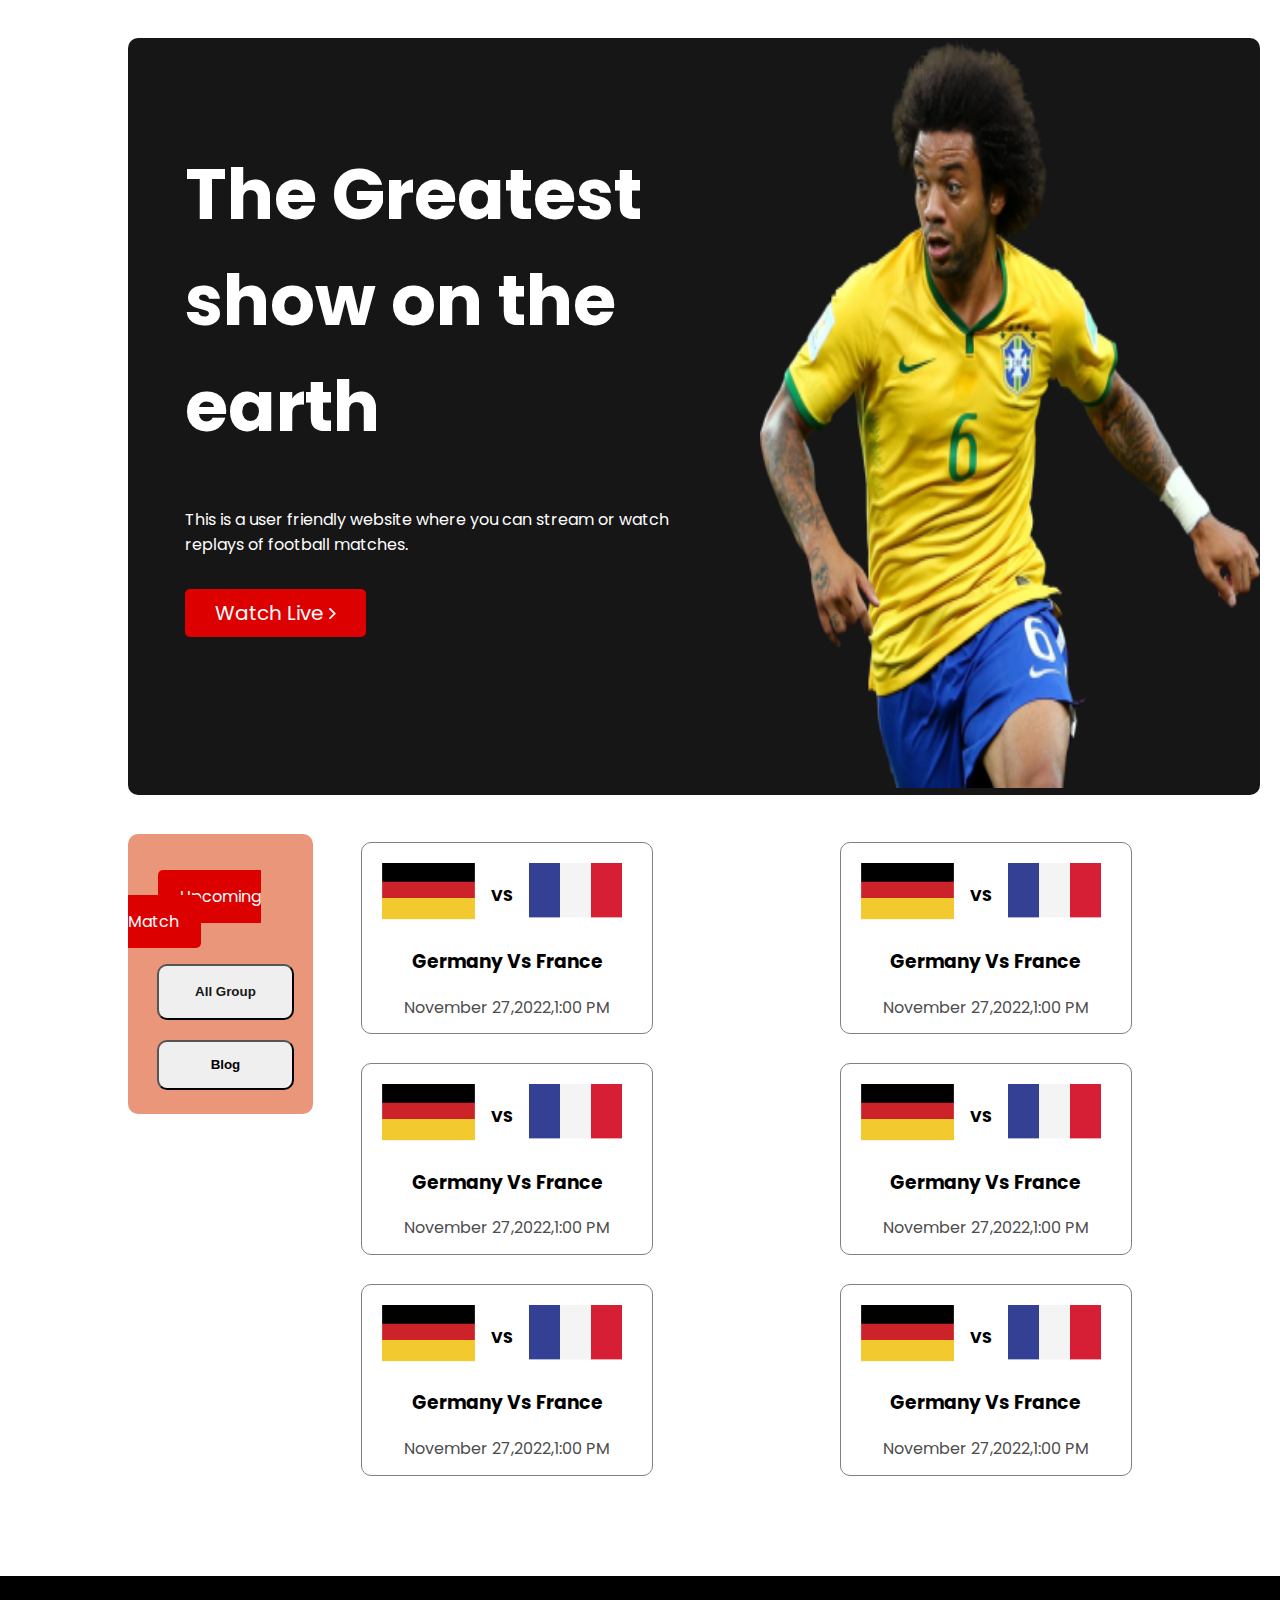
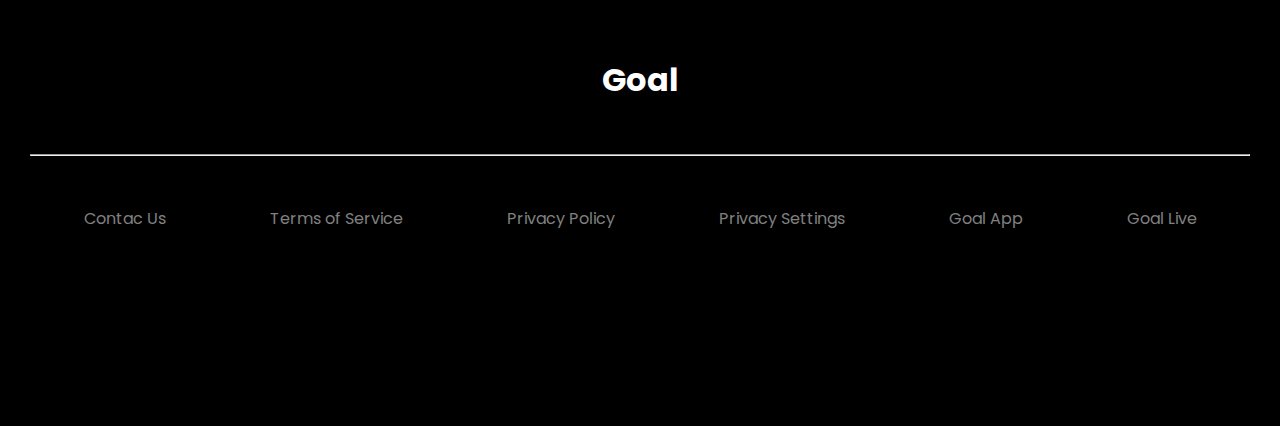
<file: main.html>
<!DOCTYPE html>
<html lang="en">
<head>
    <meta charset="UTF-8">
    <meta http-equiv="X-UA-Compatible" content="IE=edge">
    <meta name="viewport" content="width=device-width, initial-scale=1.0">
    
    <!-- google font  -->
    <link rel="preconnect" href="https://fonts.googleapis.com">
    <link rel="preconnect" href="https://fonts.gstatic.com" crossorigin>
    <link href="https://fonts.googleapis.com/css2?family=Poppins&display=swap" rel="stylesheet">

     <!-- ( FONT AWESOME ) -->
     <link rel="stylesheet" href="https://cdnjs.cloudflare.com/ajax/libs/font-awesome/4.7.0/css/font-awesome.min.css">

    <!-- style sheet  -->
    <link rel="stylesheet" href="style.css">

    <!-- title  -->
    <title>Upcoming Match</title>
</head>
<body>
    <!--header start-->
    <header>
        <div class="header">
            <div class="first-part">
                <h1 id="heading">The Greatest show on the earth</h1>   
                    <p class="para">This is a user friendly website where you can stream or watch replays of football matches.</p><br>
                        <a class="link-button" target="_blank" href="">Watch Live <span><i class="fa fa-angle-right"></i></span></a>     
        </div>
        <!--header image start-->
        <div class="image">
            <img src="assets/Banner Image.png" alt="">
        </div>
        <!-- header image end -->
        </div>
        </header>
        <!--header end-->
        <div class="second-part">
            <!--left side bar start-->
            <div class="leftSideBar"><br><br>
                     
                <a class="upcoming1" target="_blank" href="index.html">Upcoming Match</a>   
                 
                
                <button class="four"><a href="#">All Group</a></button>
                
                <button class="three"><a href="#">Blog</a></button>
            </div>
            <!--left side bar end-->

            <!--right side bar start-->
            <div class="rightSectionBar">
                <div class="rightBar">
                    <div class="matchSection">
                        <div class="image1">
                            <img src="assets/germany Flag.png" alt="">
                        </div>
                            <h4 class="vs">VS</h4>
                            <div class="image2">
                                <img src="assets/Flag.png" alt="">
                            </div>
                    </div>
                        
                    <div class="text">
                        <h3>Germany Vs France</h3>
                    <p class="num2">November 27,2022,1:00 PM</p>
                    </div>
                        </div>
                    <div class="rightBar">
                    <div class="matchSection">
                        <div class="image1">
                            <img src="assets/germany Flag.png" alt="">
                        </div>
                            <h4 class="vs">VS</h4>
                            <div class="image2">
                                <img src="assets/Flag.png" alt="">
                            </div>
                    </div>
                        
                    <div class="text">
                        <h3>Germany Vs France</h3>
                    <p class="num2">November 27,2022,1:00 PM</p>
                    </div>
                        </div>
                    <div class="rightBar">
                    <div class="matchSection">
                        <div class="image1">
                            <img src="assets/germany Flag.png" alt="">
                        </div>
                            <h4 class="vs">VS</h4>
                            <div class="image2">
                                <img src="assets/Flag.png" alt="">
                            </div>
                    </div>
                        
                    <div class="text">
                        <h3>Germany Vs France</h3>
                    <p class="num2">November 27,2022,1:00 PM</p>
                    </div>
                        </div>
                    <div class="rightBar">
                    <div class="matchSection">
                        <div class="image1">
                            <img src="assets/germany Flag.png" alt="">
                        </div>
                            <h4 class="vs">VS</h4>
                            <div class="image2">
                                <img src="assets/Flag.png" alt="">
                            </div>
                    </div>
                        
                    <div class="text">
                        <h3>Germany Vs France</h3>
                    <p class="num2">November 27,2022,1:00 PM</p>
                    </div>
                        </div>
                    <div class="rightBar">
                    <div class="matchSection">
                        <div class="image1">
                            <img src="assets/germany Flag.png" alt="">
                        </div>
                            <h4 class="vs">VS</h4>
                            <div class="image2">
                                <img src="assets/Flag.png" alt="">
                            </div>
                    </div>
                        
                    <div class="text">
                        <h3>Germany Vs France</h3>
                    <p class="num2">November 27,2022,1:00 PM</p>
                    </div>
                        </div>
                    <div class="rightBar">
                    <div class="matchSection">
                        <div class="image1">
                            <img src="assets/germany Flag.png" alt="">
                        </div>
                            <h4 class="vs">VS</h4>
                            <div class="image2">
                                <img src="assets/Flag.png" alt="">
                            </div>
                    </div>
                        
                    <div class="text">
                        <h3>Germany Vs France</h3>
                    <p class="num2">November 27,2022,1:00 PM</p>
                    </div>
                        </div>
            </div>
            <!-- right side bar end -->
            </div>
    
       <!-- footer start  -->
       <footer>
        <div class="foot">
            <h1 class="foot-heading">Goal</h1><hr>
            <div class="end"> 
    
                <a class="link-btn" target="_blank" href="">Contac Us</a>
                
                <a class="link-btn" target="_blank" href="">Terms of Service </a>
                
                <a class="link-btn" target="_blank" href="">Privacy Policy</a>     
                
                <a class="link-btn" target="_blank" href="">Privacy Settings </a>
                
                <a class="link-btn" target="_blank" href="">Goal App </a>
               
                <a class="link-btn" target="_blank" href="">Goal Live</a>
                
            </div>
        </div>
    </footer>
    <!-- footer end   -->
       
</body>
</html>
</file>
<file: style.css>
body {
    font-family: 'Poppins', sans-serif;
    margin: 0%;
}
.header {
    text-align: left;
    display: flex;
    background-color: #161616 ;
    margin-top: 3%;
    margin-left: 10%;
    margin-right: 1.6%;
    border-radius: 10px;
}
.player{
  width: 300px;

}
.first-part{
    padding: 5%;
    width: 50% ;
}
#heading{
    color: white;
    font-size: 70px;
}
.para{
    color: white;
}
.link-button {
    text-decoration: none;
    background-color: #DD0000;
    color: white;
    padding: 10px 30px 10px 30px;
    border-radius: 5px;
    border: none;
    font-size: 20px;
    font-family: 'Poppins', sans-serif;
    transition: font-size 2.5s ease-out;
   
}
   .link-button:hover{
    font-size: 35px;
    color: #161616;
   }
.image img{
height: 750px;
width: 500px;


}

.second-part{
    display: flex;
    /* margin-right: 10%; */
    /* margin-left: 1%; */
}
.leftSideBar{
    margin-top: 3%;
    margin-left: 10%;
    background-color: darksalmon;
    height: 280px;
    width: 250px;
    border-radius: 10px;
}
.one{
    margin: 30px 37px 10px;
    width: 69%;
    height: 20%;
    color: black;
    border-radius: 10px;
    padding: 5px 10px;
    cursor: pointer;
}
.two{
    margin: 10px 37px;
    width: 69%;
    height: 18%;
    background-color: #DD0000;
    border-radius: 10px;
    cursor: pointer;
}
.three{
    /* margin: 10px 60px; */
    margin: 10px 29px;
    width: 74%;
    height: 18%;
    border-radius: 10px;
    cursor: pointer;
}
.four{
    margin: 30px 29px 10px;
    width: 74%;
    height: 20%;
    color: black;
    border-radius: 10px;
    padding: 5px 10px;
    cursor: pointer;
}
 .upcoming{
    margin: 40px;
    color: black;
    text-decoration: none;
    background-color: white; 
    padding: 15px ;
    border-radius: 5px;
} 
.upcoming1{
   margin: 30px;
   
    color: white;
    text-decoration: none;
    background-color: #DD0000;
    padding: 15px 22px ;
    border-radius: 5px;
}

.one a{
    text-decoration: none;
    color: #161616;
    font-weight: 700;
}

.two a{
    text-decoration: none;
    color: white;
    font-weight: 700;
}
.three a{
    text-decoration: none;
    color: black;
    font-weight: 700;
}
.four a{
    text-decoration: none;
    color: #161616;
    font-weight: 700;
}
.rightSideBar{
   display: grid;
   grid-template-columns: repeat(3, 1fr);
  gap: 10px;
  margin-top: 2.2%;
}
.rightSectionBar{
    display: grid;
    grid-template-columns: repeat(3, 1fr);
   gap: 10px;
   margin-top: 2.2%;
   margin-left: 2%; 
}
.rightSide{
    margin-top: 4%;
    margin-left: 6%;
    height: 380px;
    width:300px; 
    border: 1px solid gray;
    border-radius: 10px;
}
.view{
    background-color: #DD0000;
    color: white;
font-weight: 200;
height: 60px;
width: 120px;
margin: 60px 390px 0px ;
padding: 20px;
border-radius: 10px;
display: none;
}
.rightBar{
    margin-top: 4%;
    margin-left: 6%;
    height: 150px;
    width: 250px; 
    border: 1px solid gray;
    border-radius: 10px;
    padding: 20px;
}
.matchSection{
    display: flex;
}
.vs{
    margin: 20px 15px;
}
.text{
   text-align: center 
}
.link-bttn{
    margin-top: 40%;
    font-weight: 700;
    color: black;
    text-decoration: none;
    border:1px solid black;
    padding: 10px 30px;
    border-radius: 10px;
    margin-left: 15px;
 }
 .rightSideBar .rightSide h3{
    margin-left: 15px;
    padding: 8px 5px;
 }
.count{
    display: flex;
    margin-left: 15px;
    margin-bottom: 5px;
}
.num{
    margin: 5px;
    color: #161616;
}
.num2{
    margin: 5px;
    color: #4D4D4D;
}
.ssf{
    display: flex;
    height: 35px;
}
footer{
    background-color: black;
    width: 100%;
    height: 450px;
    margin-top:100px ;
}
footer .foot{
    padding: 30px;
    text-align: center;
}
.foot-heading{
    color: white;
    margin: 50px;
}
.end{
    margin-top: 50px;
}
.link-btn{
    text-decoration: none;
    color: gray;
    padding: 5px 50px;
}
.social-icons {
    display: inline;
   }
   .social-icons a i {
     width: 32px;
     height: 32px;
     line-height: 32px;
     border-radius: 50%;
     color: #969bab;
     background-color: #e7e7e8;
     margin: 10px 5px;
   }
/* media query for mobile  */
@media screen and (max-width:576px) {
    .header {
        flex-direction: column;
        text-align: center;
      }
      .first-part {
        width: 100%;
        padding: 10px 0;
      }
      .header .image img{
        height: 300px;
        width: 300px;
      }
      .second-part{
        flex-direction: column;
        align-items: center;
      }
      .second-part .leftSideBar{
        background-color: white;
        width: 100%;
        
      }
       
      .leftSideBar .upcoming{
        width: 100%;
        border: 2px solid black;
        border-radius: 10px;
        padding:15px 94px ;
      }

      .leftSideBar .button2{
        width: 62%;
        border: 2px solid black;
        border-radius: 5px;
        color:black ;
      }
    .rightSideBar{
        grid-template-columns: repeat(1,1fr);
        width: 100%;
      }
      .rightSideBar .rightSide{
       margin-left: 80px;
      }
      footer{
        height: 400px;
      }
      .end{
        display: inline-block;
      }
    }
    .social-icons {
        display: inline;
       }
       .social-icons a i {
         width: 32px;
         height: 32px;
         line-height: 32px;
         border-radius: 50%;
         color: #969bab;
         background-color: #e7e7e8;
         margin: 10px 5px;
       }
       .rightSectionBar{
        grid-template-columns: repeat(2,1fr);
        width: 100%;
        margin-left: 20px;
    }
 
     
@media screen and (min-width:577px) and (max-width:992px) {
    .header {
        width: 80%;
         }
         .header .first-part{
            width: 38%;
         }
         .header .first-part #heading{
          font-size: 35px;
          font-weight: 20;
         }
         .header .first-part .para{
            font-size: 15px;
         }
         .header .image{
            width: 38%;
         }
         .header .image img{
            height: 300px;
            width: 300px;
            margin-top: 30%;
          }     
    .second-part{
        flex-direction: column; 
    } 
      .upcoming{
        border: 1px solid black;
        border-radius: 10px; 
      } 
    .leftSideBar{
        background-color: white;
       margin-left: 130px;
    }
    .leftSideBar .button2{
        width: 62%;
        border: 2px solid black;
        border-radius: 5px;
        color:black ;
      }
    .rightSideBar{
        grid-template-columns: repeat(2,1fr);
        width: 100%;
        margin-left: 20px;
    }
    .rightSectionBar{
        grid-template-columns: repeat(2,1fr);
        width: 100%;
        margin-left: 20px;
    }
    .view{
        background-color: #DD0000;
        color: white;
    font-weight: 200;
    height: 60px;
    width: 120px;
    margin: 60px 390px 0px ;
    padding: 20px;
    border-radius: 10px;
    display: inline;
    }
    footer{
        height: 370px;
        size: 465px;
      }
     .end{
        display: flex;
     }
     .link-btn{
        padding: 5px 10px;
     }
     .social-icons {
       display: inline;
      }
      .social-icons a i {
        width: 32px;
        height: 32px;
        line-height: 32px;
        border-radius: 50%;
        color: #969bab;
        background-color: #e7e7e8;
        margin: 10px 5px;
      }

    }
</file>
